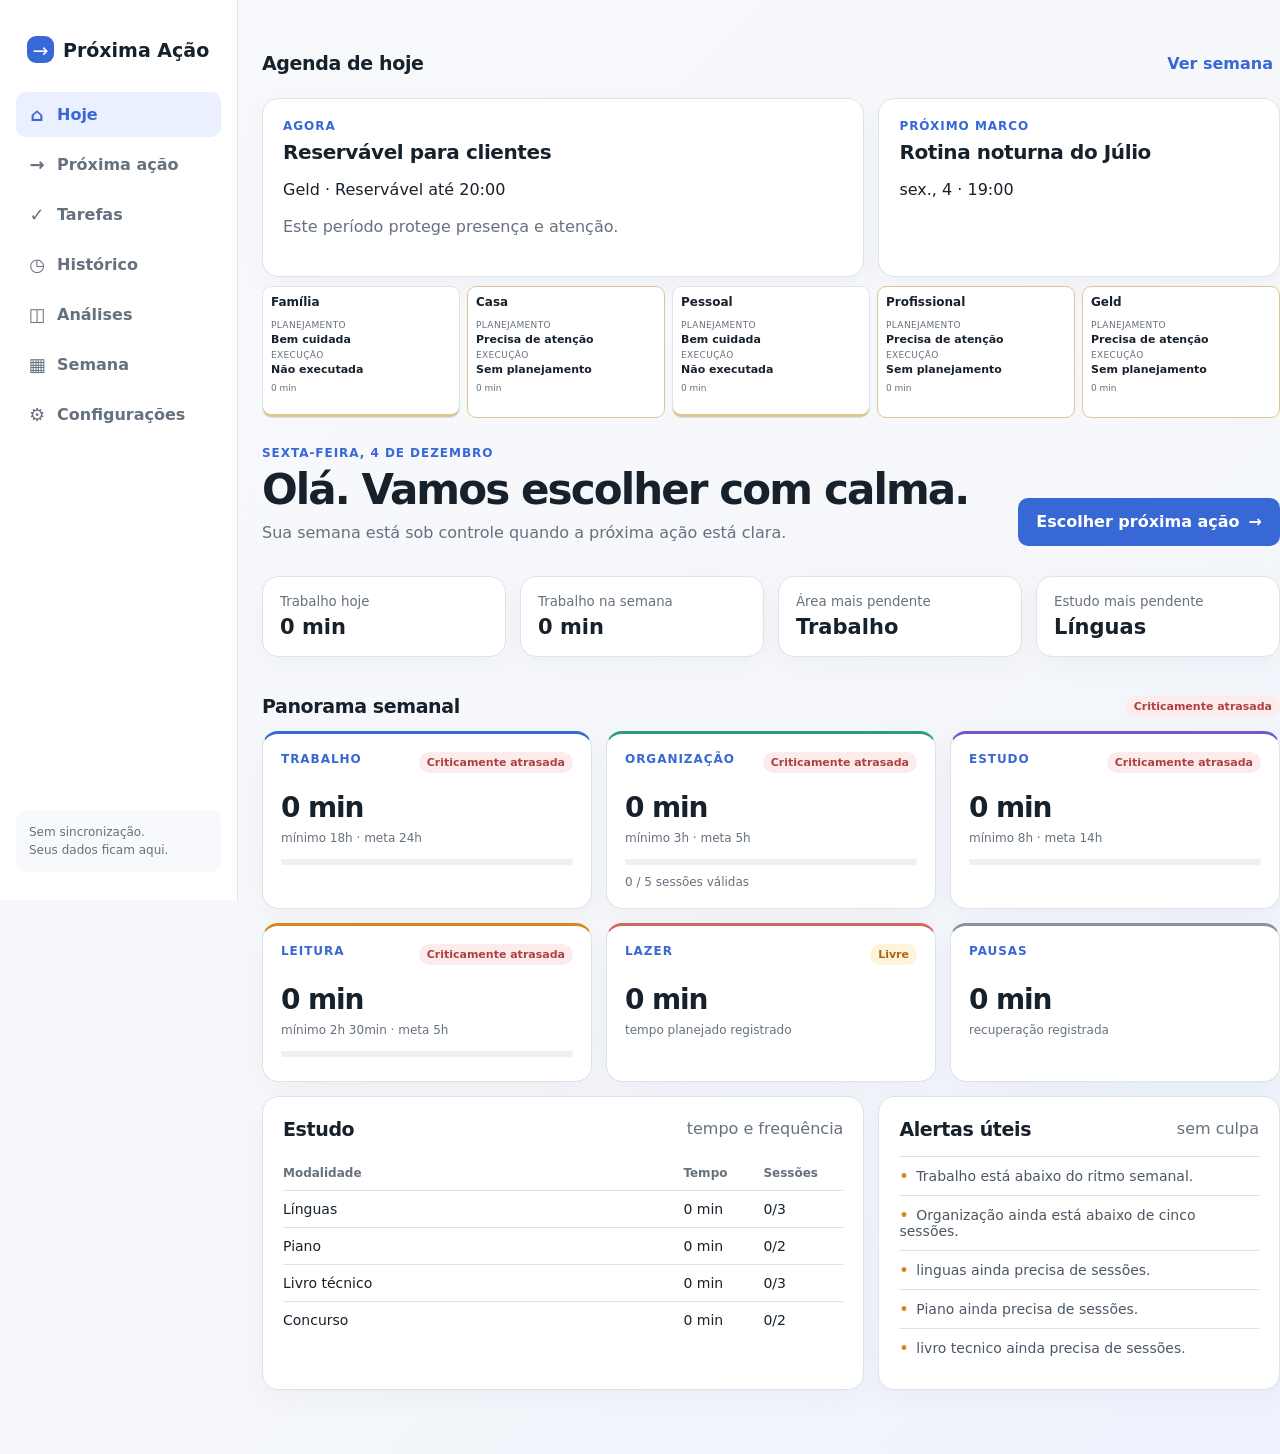
<file: index.html>
<!doctype html>
<html lang="pt-BR">
  <head>
    <meta charset="utf-8">
    <meta name="viewport" content="width=device-width, initial-scale=1">
    <meta name="theme-color" content="#3867d6">
    <meta name="description" content="Um organizador semanal para decidir a próxima ação com clareza.">
    <title>Próxima Ação</title>
    <link rel="icon" href="assets/favicon.svg" type="image/svg+xml">
    <link rel="stylesheet" href="css/styles.css">
    <link rel="stylesheet" href="css/overrides.css?v=2">
    <link rel="stylesheet" href="css/analytics.css?v=1">
    <link rel="stylesheet" href="css/agenda.css?v=6">
    <link rel="stylesheet" href="css/agenda-spacing.css?v=2">
    <link rel="stylesheet" href="css/recommendation-filters.css?v=1">
    <link rel="stylesheet" href="css/settings-management.css?v=1">
  </head>
  <body>
    <div id="app"></div>
    <div id="toast-region" class="toast-region" aria-live="polite"></div>
    <!-- Scripts clássicos: funcionam também quando este arquivo é aberto diretamente (file://). -->
    <script charset="utf-8" src="classic/constants.js?v=9"></script>
    <script charset="utf-8" src="classic/models.js?v=9"></script>
    <script charset="utf-8" src="classic/agenda.js?v=13"></script>
    <script charset="utf-8" src="classic/storage.js?v=9"></script>
    <script charset="utf-8" src="classic/analytics.js?v=9"></script>
    <script charset="utf-8" src="classic/seed-data.js?v=8"></script>
    <script charset="utf-8" src="classic/recommendation-engine.js?v=8"></script>
    <script charset="utf-8" src="classic/timer.js?v=8"></script>
    <script charset="utf-8" src="classic/ui.js?v=13"></script>
    <script charset="utf-8" src="classic/app.js?v=24"></script>
  </body>
</html>
</file>
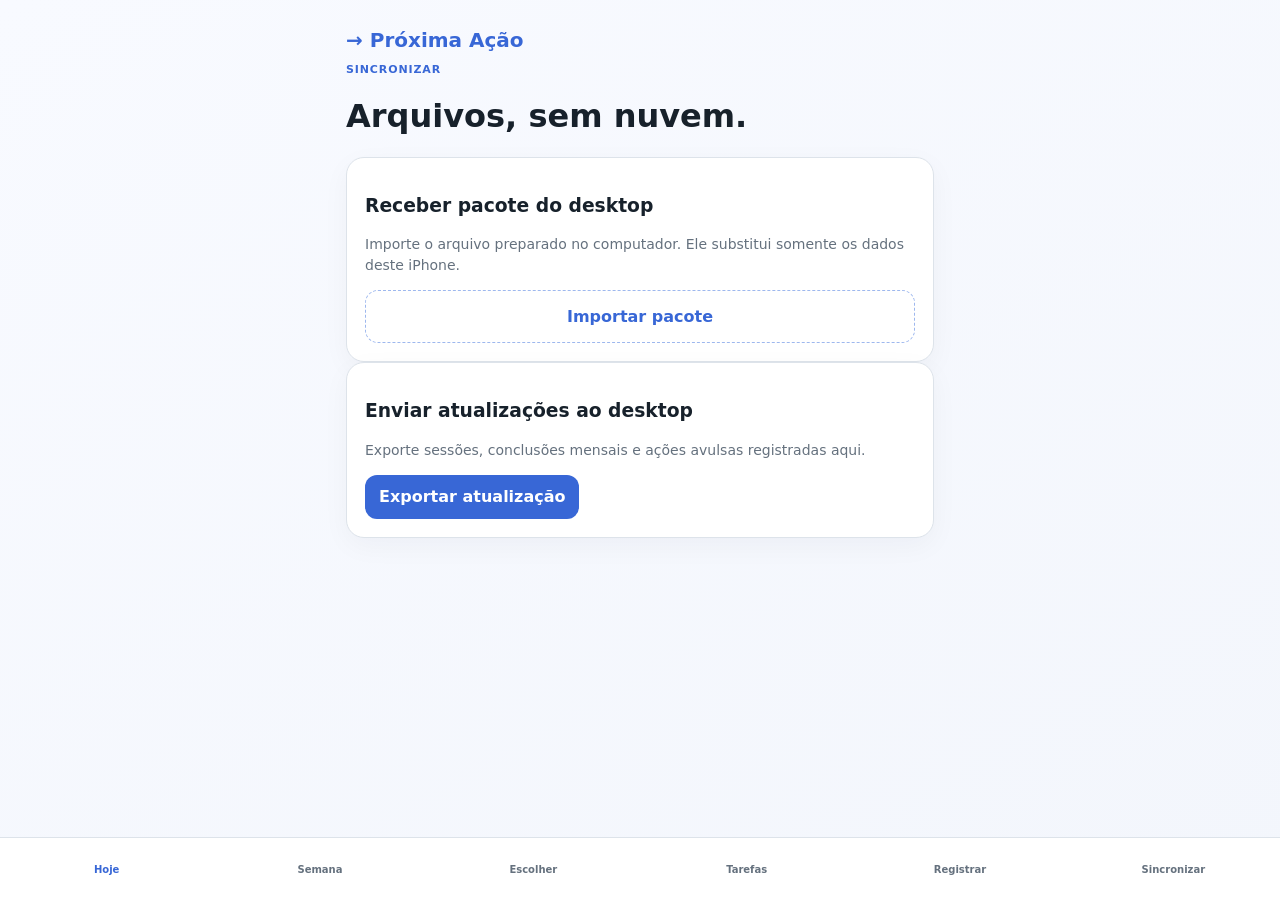
<file: mobile/index.html>
﻿<!doctype html>
<html lang="pt-BR"><head><meta charset="utf-8"><meta name="viewport" content="width=device-width,initial-scale=1,viewport-fit=cover"><meta name="theme-color" content="#3867d6"><link rel="manifest" href="manifest.webmanifest"><link rel="stylesheet" href="mobile.css"><link rel="stylesheet" href="agenda-mobile.css?v=1"><link rel="stylesheet" href="overrides.css?v=2"><title>Próxima Ação</title></head>
<body><main id="app"></main><div id="toast" aria-live="polite"></div><script src="../classic/constants.js?v=9"></script><script src="../classic/models.js?v=9"></script><script src="agenda-runtime.js?v=1"></script><script src="../classic/analytics.js?v=9"></script><script src="../classic/recommendation-engine.js?v=8"></script><script src="mobile.js?v=8"></script></body></html>
</file>
<file: css/styles.css>
:root{--bg:#f5f7fa;--surface:#fff;--muted:#eef2f6;--text:#17212b;--secondary:#65717e;--border:#dde3ea;--primary:#3867d6;--primary-hover:#2f59ba;--success:#2f9e78;--warning:#d48a16;--danger:#d65353;--purple:#7559c7;font-family:Inter,system-ui,-apple-system,BlinkMacSystemFont,"Segoe UI",sans-serif;color:var(--text);background:var(--bg)}*{box-sizing:border-box}body{margin:0;min-width:320px;background:linear-gradient(135deg,#f7f9fc 0%,#f5f7fa 58%,#edf2fd 100%);min-height:100vh}button,input,select,textarea{font:inherit}button{cursor:pointer;border:0}button:focus-visible,a:focus-visible,input:focus-visible,select:focus-visible,textarea:focus-visible{outline:3px solid #90aef1;outline-offset:2px}a{color:var(--primary);text-decoration:none}.app-shell{min-height:100vh;display:flex}.sidebar{width:238px;padding:28px 16px;border-right:1px solid var(--border);background:#fff;position:fixed;inset:0 auto 0 0;display:flex;flex-direction:column;z-index:2}.brand{font-size:19px;color:var(--text);display:flex;align-items:center;gap:9px;padding:8px 11px 29px;cursor:pointer}.brand span{display:grid;place-items:center;width:27px;height:27px;border-radius:9px;background:var(--primary);color:#fff}.sidebar nav{display:grid;gap:5px}.nav-item{color:var(--secondary);background:transparent;border-radius:10px;padding:12px;min-height:44px;display:flex;align-items:center;gap:11px;text-align:left;font-weight:650}.nav-item span{font-size:18px;width:18px;text-align:center}.nav-item:hover,.nav-item.active{background:#eaf0ff;color:var(--primary)}.side-note{margin-top:auto;padding:13px;font-size:12px;line-height:1.5;color:var(--secondary);background:#f7f9fc;border-radius:12px}.main-content{width:min(1180px,calc(100% - 48px));margin:0 auto;padding:42px 0 64px;margin-left:calc(238px + max(24px,(100vw - 238px - 1180px)/2))}.page-head{display:flex;align-items:end;justify-content:space-between;gap:28px;margin-bottom:30px}.page-head.compact{align-items:start}.eyebrow{margin:0 0 7px;color:var(--primary);font-size:12px;font-weight:800;letter-spacing:.08em;text-transform:uppercase}.page-head h1,.focus h1{margin:0;font-size:clamp(28px,4vw,42px);line-height:1.08;letter-spacing:-.045em}.subtle{color:var(--secondary);line-height:1.55}.page-head .subtle{margin:9px 0 0}.primary,.secondary,.danger-button,.text-button,.file-label{min-height:42px;border-radius:10px;padding:10px 15px;font-weight:700;display:inline-flex;align-items:center;justify-content:center;gap:9px}.primary{background:var(--primary);color:#fff}.primary:hover{background:var(--primary-hover)}.primary.large{min-height:48px;padding:12px 18px}.secondary{background:#fff;color:var(--text);border:1px solid var(--border)}.secondary:hover{background:var(--muted)}.danger-button{background:#fdecec;color:#a93636}.text-button{background:transparent;color:var(--primary);padding:7px}.danger-text{color:#b23d3d}.highlights{display:grid;grid-template-columns:repeat(4,1fr);gap:14px;margin-bottom:38px}.highlights>div,.panel,.area-card,.recommend-card,.empty-state,.recommend-form,.split-note{background:var(--surface);border:1px solid var(--border);border-radius:16px;box-shadow:0 8px 30px rgba(23,33,43,.035)}.highlights>div{padding:17px}.highlights small{color:var(--secondary);display:block}.highlights strong{font-size:21px;margin-top:6px;display:block}.section-title{display:flex;justify-content:space-between;align-items:center;gap:15px;margin:0 0 14px}.section-title h2,.panel h2{font-size:19px;margin:0;letter-spacing:-.02em}.area-grid{display:grid;grid-template-columns:repeat(3,1fr);gap:14px}.area-card{padding:18px;min-height:156px;border-top:3px solid var(--border)}.area-card.blue{border-top-color:#3867d6}.area-card.green{border-top-color:#2f9e78}.area-card.purple{border-top-color:#7559c7}.area-card.amber{border-top-color:#d48a16}.area-card.coral{border-top-color:#ce6b5c}.area-card.gray{border-top-color:#8793a1}.card-top{display:flex;justify-content:space-between;align-items:center;gap:8px}.area-card strong{display:block;font-size:28px;letter-spacing:-.04em;margin:18px 0 3px}.area-card small{color:var(--secondary);font-size:12px}.badge{display:inline-flex;padding:4px 8px;border-radius:999px;font-size:11px;font-weight:750;white-space:nowrap;background:#eef2f6;color:#53606d}.badge.success{background:#e7f7f1;color:#21795d}.badge.warning{background:#fff4db;color:#a9680a}.badge.danger{background:#fdecec;color:#ae4040}.progress{height:6px;background:#edf1f5;border-radius:99px;margin:13px 0 6px;overflow:hidden}.progress i{height:100%;display:block;background:var(--primary);border-radius:inherit}.dashboard-lower{display:grid;grid-template-columns:1.2fr .8fr;gap:14px;margin-top:14px}.panel{padding:20px}.study-table>div{display:grid;grid-template-columns:1fr 80px 80px;padding:10px 0;border-top:1px solid var(--border);font-size:14px}.study-table .table-head{border:0;color:var(--secondary);font-size:12px;font-weight:700}.alerts{margin:2px 0;padding:0;list-style:none}.alerts li{border-top:1px solid var(--border);padding:11px 0;color:#4a5765;font-size:14px}.alerts li:before{content:"•";color:var(--warning);font-weight:900;margin-right:8px}.recommend-form{max-width:720px;padding:27px;display:grid;gap:28px}.recommend-form fieldset{border:0;padding:0;margin:0}.recommend-form legend{font-weight:750;margin-bottom:11px;font-size:16px}.choices,.chips{display:flex;gap:9px;flex-wrap:wrap}.choice,.chip{border:1px solid var(--border);background:#fff;min-height:42px;border-radius:10px;padding:9px 14px;color:#52606e}.choice.selected,.chip.selected{color:var(--primary);border-color:#aabfeb;background:#eaf0ff;font-weight:750}.chip{border-radius:999px;font-size:13px;min-height:36px}.recommend-result{max-width:780px}.recommend-card{padding:27px}.recommend-card h2{font-size:28px;line-height:1.17;letter-spacing:-.04em;margin:15px 0 8px}.recommend-card.alternative h2{font-size:19px}.area-dot{font-size:12px;font-weight:800}.area-dot.blue{color:#3867d6}.area-dot.green{color:#2f9e78}.area-dot.purple{color:#7559c7}.area-dot.amber{color:#b9760c}.area-dot.coral{color:#b75345}.meta{color:var(--secondary);font-size:14px;margin:0}.reason-list{padding:0;margin:20px 0 12px;list-style:none;display:grid;gap:9px}.reason-list li{font-size:14px;color:#465464}.reason-list li:before{content:"✓";color:var(--success);font-weight:900;margin-right:9px}.initial-action{font-size:14px;background:#f7f9fc;margin:16px 0 0;padding:12px;border-radius:10px}.recommend-actions{display:flex;flex-wrap:wrap;gap:9px;margin:15px 0}details{background:#fff;border:1px solid var(--border);border-radius:12px;padding:12px 15px;color:var(--secondary);font-size:13px}summary{cursor:pointer;font-weight:700;color:#4b5864}.alternatives{margin-top:18px}.alternatives h3{font-size:15px}.alternatives>div{display:flex;justify-content:space-between;gap:12px;padding:10px 0;border-bottom:1px solid var(--border);font-size:14px}.split-note{padding:11px 14px;margin-bottom:10px;color:#52606e;font-size:13px}.split-cards{display:grid;grid-template-columns:1fr 1fr;gap:12px}.filters{display:flex;gap:10px;margin-bottom:14px}.filters input,.filters select,.settings-grid input,.form-grid input,.form-grid select,.form-grid textarea{border:1px solid var(--border);border-radius:10px;padding:10px;background:#fff;color:var(--text)}.filters input{flex:1}.task-list,.history-list{display:grid;gap:9px}.task-row,.history-row{background:#fff;border:1px solid var(--border);border-radius:13px;padding:16px;display:grid;grid-template-columns:1fr auto auto;align-items:center;gap:17px}.task-row h3,.history-row strong{margin:0;font-size:15px}.task-row p,.history-row p{margin:5px 0 0;color:var(--secondary);font-size:13px}.row-badges{display:flex;gap:5px;flex-wrap:wrap;justify-content:end}.row-actions{display:flex;gap:8px;align-items:center;font-size:13px}.empty-state{padding:45px 25px;text-align:center}.empty-state h2{margin:0;font-size:21px}.empty-state p{color:var(--secondary)}.history-row>div:last-of-type{display:flex;gap:8px;align-items:center}.history-row small{color:var(--secondary)}.settings-grid{display:grid;grid-template-columns:1.1fr .9fr;gap:14px}.settings-grid .panel:last-child{grid-column:1/-1}.settings-grid label{display:grid;gap:6px;font-size:13px;color:#52606e;margin:10px 0}.settings-grid button,.settings-grid .file-label{margin-top:10px;margin-right:7px}.file-label{background:#fff;border:1px solid var(--border);color:var(--text);cursor:pointer}.focus{max-width:620px;margin:9vh auto;text-align:center}.focus h1{margin:12px 0}.timer{font-variant-numeric:tabular-nums;font-size:clamp(64px,15vw,112px);letter-spacing:-.07em;font-weight:800;margin:34px 0;color:var(--primary)}.focus-actions{display:grid;gap:10px;margin:24px auto;max-width:340px}.link-button{margin-top:8px}.modal-backdrop{position:fixed;z-index:10;inset:0;background:rgba(23,33,43,.42);display:grid;place-items:center;padding:18px}.modal{width:min(720px,100%);max-height:92vh;overflow:auto;background:#fff;padding:22px;border-radius:18px;box-shadow:0 25px 80px rgba(0,0,0,.23)}.modal-head,.modal-actions{display:flex;justify-content:space-between;align-items:center;gap:15px}.modal h2{margin:0}.form-grid{display:grid;grid-template-columns:1fr 1fr;gap:13px;margin:20px 0}.form-grid label{display:grid;gap:6px;font-size:13px;color:#52606e}.form-grid .wide,.context-field{grid-column:1/-1}.context-field{border:1px solid var(--border);border-radius:10px;padding:10px;display:flex;gap:9px;flex-wrap:wrap}.context-field legend{font-size:13px;color:#52606e}.check{display:flex!important;align-items:center;gap:6px;font-size:13px!important}.check input{width:auto}.form-error{color:#b23d3d;margin:0;font-size:13px}.toast-region{position:fixed;right:16px;bottom:16px;z-index:20;display:grid;gap:8px}.toast{background:#17212b;color:#fff;border-radius:10px;padding:12px 15px;box-shadow:0 12px 28px rgba(0,0,0,.2);font-size:14px}.mobile-nav{display:none}@media(max-width:860px){.sidebar{display:none}.main-content{width:min(100% - 28px,720px);margin:0 auto;padding:25px 0 86px}.mobile-nav{position:fixed;display:grid;grid-template-columns:repeat(5,1fr);bottom:0;left:0;right:0;background:#fff;border-top:1px solid var(--border);z-index:5;padding:4px}.mobile-nav .nav-item{padding:7px 3px;min-height:53px;font-size:10px;display:grid;justify-items:center;gap:1px;text-align:center}.mobile-nav .nav-item span{font-size:17px}.highlights{grid-template-columns:1fr 1fr}.area-grid{grid-template-columns:1fr 1fr}.dashboard-lower,.settings-grid{grid-template-columns:1fr}.settings-grid .panel:last-child{grid-column:auto}.page-head{align-items:start;flex-direction:column}.task-row{grid-template-columns:1fr;gap:10px}.row-badges{justify-content:start}.row-actions{flex-wrap:wrap}.split-cards{grid-template-columns:1fr}}@media(max-width:500px){.highlights{gap:9px}.highlights>div{padding:13px}.highlights strong{font-size:18px}.area-grid{grid-template-columns:1fr}.area-card{min-height:135px}.filters{flex-direction:column}.recommend-form{padding:19px}.recommend-card{padding:20px}.form-grid{grid-template-columns:1fr}.form-grid .wide,.context-field{grid-column:auto}.modal{padding:17px}.history-row{grid-template-columns:1fr;gap:8px}}
</file>
<file: css/overrides.css>
.form-grid [hidden] { display: none !important; }
.timer-overtime { color: #d65353 !important; }
.taxonomy-panel { grid-column: 1 / -1; }
.taxonomy-list { display: grid; gap: 12px; margin-top: 16px; }
.taxonomy-list article { border: 1px solid var(--border); border-radius: 10px; padding: 12px; }
.taxonomy-row, .taxonomy-add { display: flex; gap: 8px; align-items: center; flex-wrap: wrap; }
.taxonomy-row input, .taxonomy-add input { flex: 1; min-width: 180px; border: 1px solid var(--border); border-radius: 8px; padding: 8px; }
.taxonomy-subareas { display: grid; gap: 7px; margin: 10px 0 0 18px; }
</file>
<file: css/analytics.css>
.desktop-only-nav{}
.analysis-filters{display:flex;align-items:end;gap:12px;flex-wrap:wrap;margin-bottom:14px}.analysis-filters label{display:grid;gap:6px;font-size:13px;color:var(--secondary)}.analysis-filters input,.analysis-filters select{border:1px solid var(--border);border-radius:10px;padding:9px;background:#fff}.analysis-filters .subtle{margin:0 0 3px}.analysis-highlights{display:grid;grid-template-columns:repeat(4,1fr);gap:14px;margin-bottom:14px}.analysis-highlights article{background:#fff;border:1px solid var(--border);border-radius:15px;padding:17px}.analysis-highlights small,.analysis-highlights span{display:block;color:var(--secondary);font-size:12px}.analysis-highlights strong{display:block;font-size:26px;letter-spacing:-.04em;margin:8px 0}.analysis-highlights .positive{color:var(--success)}.analysis-highlights .negative{color:var(--danger)}.analysis-layout{display:grid;grid-template-columns:1.35fr .65fr;gap:14px;margin-bottom:14px}.analysis-chart{height:240px;display:flex;align-items:end;gap:8px;border-bottom:1px solid var(--border);padding:28px 3px 0}.chart-column{height:100%;flex:1;min-width:0;display:flex;flex-direction:column;justify-content:end;align-items:center;gap:6px}.chart-column i{display:block;width:min(36px,100%);background:linear-gradient(180deg,#6288e5,#3867d6);border-radius:7px 7px 2px 2px}.chart-column strong{font-size:10px;white-space:nowrap;color:#52606e;min-height:12px}.chart-column span{font-size:10px;color:var(--secondary);white-space:nowrap}.distribution-list,.daily-summary,.recurrence-list{display:grid;gap:12px}.distribution-row{display:grid;grid-template-columns:105px 1fr 62px;align-items:center;gap:10px;font-size:13px}.distribution-row strong{text-align:right;font-size:12px}.analysis-bar{height:8px;border-radius:99px;background:var(--muted);overflow:hidden}.analysis-bar i{display:block;height:100%;border-radius:inherit}.daily-summary>div,.recurrence-list>div{display:flex;justify-content:space-between;gap:12px;padding-bottom:10px;border-bottom:1px solid var(--border);font-size:13px}.analysis-areas details{margin-top:9px}.analysis-areas summary{display:grid;grid-template-columns:1fr auto auto;gap:14px;align-items:center}.analysis-areas summary em{font-style:normal;font-size:12px;color:var(--secondary)}.subarea-analysis{display:grid;gap:10px;margin-top:15px}.subarea-analysis>div{display:grid;grid-template-columns:120px 1fr 60px;gap:10px;align-items:center;font-size:13px}.subarea-analysis strong{text-align:right;font-size:12px}.empty-copy{color:var(--secondary);font-size:13px;margin:14px 0 0}@media(max-width:860px){.mobile-nav .desktop-only-nav{display:none}.analysis-highlights{grid-template-columns:1fr 1fr}.analysis-layout{grid-template-columns:1fr}.analysis-filters{align-items:stretch}.analysis-filters label{flex:1;min-width:140px}}@media(max-width:500px){.analysis-highlights{grid-template-columns:1fr}.analysis-chart{gap:3px;height:210px}.chart-column span{font-size:8px}.analysis-areas summary{grid-template-columns:1fr auto}.analysis-areas summary em{grid-column:1/-1}.subarea-analysis>div{grid-template-columns:90px 1fr 52px}}
</file>
<file: css/agenda.css>
.agenda-head{align-items:center}.agenda-balance{margin-bottom:14px}.agenda-balance-grid{display:grid;grid-template-columns:repeat(5,1fr);gap:9px}.balance-card{background:#fff;border:1px solid var(--border);border-radius:14px;padding:13px;display:flex;gap:9px;min-height:105px}.balance-card p{font-size:13px;margin:5px 0;color:var(--secondary)}.balance-card small{font-size:11px;color:var(--secondary);line-height:1.35}.balance-card.attention{border-color:#dec694}.balance-card.good{border-color:#afd2c3}.responsibility-dot{width:9px;height:9px;border-radius:50%;margin-top:5px;flex:none}.area-familia .responsibility-dot,.responsibility-dot.area-familia{background:#c9826f}.area-casa .responsibility-dot,.responsibility-dot.area-casa{background:#6d9c78}.area-pessoal .responsibility-dot,.responsibility-dot.area-pessoal{background:#5f8fbd}.area-profissional .responsibility-dot,.responsibility-dot.area-profissional{background:#806bb3}.area-geld .responsibility-dot,.responsibility-dot.area-geld{background:#365f9d}.agenda-calendar{padding:14px;overflow:auto}.agenda-legend{display:flex;gap:8px;flex-wrap:wrap;margin-bottom:12px}.agenda-legend span{font-size:11px;padding:4px 8px;border:1px solid var(--border);border-radius:999px;background:#fff}.agenda-legend .type-reservable{border-style:dashed}.agenda-week-grid{min-width:980px;display:grid;grid-template-columns:58px repeat(7,minmax(120px,1fr));grid-template-rows:42px repeat(var(--agenda-slots),24px);position:relative;background:repeating-linear-gradient(to bottom,transparent 0,transparent 23px,#edf1f5 24px)}.agenda-corner{grid-column:1;grid-row:1;background:#fff;z-index:2}.agenda-day-head{grid-row:1;text-align:center;background:#fff;border-left:1px solid var(--border);padding:4px;z-index:2;position:sticky;top:0}.agenda-day-head b,.agenda-day-head span{display:block}.agenda-day-head span{font-size:11px;color:var(--secondary)}.agenda-time{grid-column:1;color:var(--secondary);font-size:10px;padding:3px 5px;background:#fff;border-top:1px solid var(--border);z-index:1}.agenda-position{padding:2px;z-index:1;min-height:0}.agenda-block{height:100%;min-height:38px;border:1px solid #cfd8e3;border-left:4px solid #6684a8;border-radius:9px;padding:7px;background:#f7f9fc;overflow:auto;box-shadow:0 2px 8px rgba(23,33,43,.05)}.agenda-block.area-familia{border-left-color:#c9826f}.agenda-block.area-casa{border-left-color:#6d9c78}.agenda-block.area-pessoal{border-left-color:#5f8fbd}.agenda-block.area-profissional{border-left-color:#806bb3}.agenda-block.area-geld{border-left-color:#365f9d}.agenda-block.type-fixed{border-style:solid;background:#fff}.agenda-block.type-protected{background:#f1f6fb}.agenda-block.type-presence{background:#fff8f4}.agenda-block.type-focus{background:#eef3ff;border-width:1px 1px 1px 4px}.agenda-block.type-maintenance{background:repeating-linear-gradient(135deg,#f3f8f3,#f3f8f3 7px,#edf5ee 7px,#edf5ee 14px)}.agenda-block.type-margin{background:#fafbfc;border-color:#e7ebef;color:#71808e}.agenda-block.type-reservable{background:#fff;border-style:dashed}.agenda-block-head{display:flex;justify-content:space-between;gap:6px;font-size:11px}.agenda-block-head b{font-size:12px}.agenda-block p{font-size:10px;margin:4px 0;color:#53606d}.agenda-block small{font-size:9px;color:#53606d}.agenda-block-actions{display:flex;flex-wrap:wrap;gap:3px;margin-top:5px;opacity:0;transition:opacity .15s}.agenda-block:hover .agenda-block-actions,.agenda-block:focus-within .agenda-block-actions{opacity:1}.agenda-block-actions button{font-size:9px;min-height:25px;padding:3px 5px;border-radius:5px;background:#fff;border:1px solid var(--border);color:#365f9d}.agenda-maintenance{margin-top:14px}.maintenance-list{display:grid;grid-template-columns:repeat(2,1fr);gap:8px}.maintenance-list label{display:grid;grid-template-columns:auto 1fr;gap:3px 9px;border:1px solid var(--border);border-radius:10px;padding:10px}.maintenance-list input{grid-row:1/3}.maintenance-list small{grid-column:2;color:var(--secondary)}.agenda-today-bridge{margin-bottom:28px}.agenda-now-grid{display:grid;grid-template-columns:1.2fr .8fr;gap:14px}.agenda-now-grid h2{margin:4px 0;font-size:20px}.today-responsibilities{display:grid;grid-template-columns:repeat(5,1fr);gap:7px;margin-top:9px}.today-responsibilities span{font-size:11px;background:#fff;border:1px solid var(--border);padding:8px;border-radius:9px}.today-responsibilities b{display:block;margin-top:3px}.today-responsibilities .attention{border-color:#dec694}.proposal-list{display:grid;gap:8px;margin:18px 0}.proposal-list label{display:flex;align-items:center;gap:10px;border:1px solid var(--border);padding:11px;border-radius:10px}.proposal-list span,.proposal-list small{display:block}.proposal-list small{color:var(--secondary);margin-top:3px}.responsibility-settings{display:flex;gap:10px;flex-wrap:wrap;margin-top:12px}.context-field label input[type=date]{width:145px}.agenda-block.status-completed{opacity:.7}
.agenda-block.source-unplanned-execution{background:#f5f1ff;border-style:dashed}.agenda-block .unplanned-label{display:block;width:max-content;margin:3px 0;padding:2px 5px;border-radius:999px;background:#e9e0ff;color:#6745a5;font-weight:700}
.balance-card{min-height:152px}.balance-card>div{min-width:0;width:100%}.balance-card p{display:grid;grid-template-columns:1fr;margin:7px 0}.balance-card p span{font-size:10px;text-transform:uppercase;letter-spacing:.04em;color:var(--secondary)}.balance-card p strong{font-size:13px}.balance-card.execution-attention{box-shadow:inset 0 -3px #dec694}.balance-card.execution-good{box-shadow:inset 0 -3px #afd2c3}.today-responsibilities span{display:grid;align-content:start;min-height:132px}.today-responsibilities strong{font-size:12px;margin-bottom:7px}.today-responsibilities small{font-size:9px;text-transform:uppercase;letter-spacing:.04em;color:var(--secondary);margin-top:4px}.today-responsibilities b{font-size:11px}.today-responsibilities em{font-size:9px;font-style:normal;color:var(--secondary);margin-top:7px}.today-responsibilities .execution-attention{box-shadow:inset 0 -3px #dec694}.today-responsibilities .execution-good{box-shadow:inset 0 -3px #afd2c3}
.maintenance-modal{max-width:720px}.maintenance-recommendation-summary{display:flex;justify-content:space-between;gap:12px;margin:18px 0 10px;padding:12px 14px;border-radius:10px;background:#f1f7f2;color:#315b3a}.maintenance-selection-list{display:grid;gap:7px;max-height:420px;overflow:auto}.maintenance-selection-list label{display:grid;grid-template-columns:auto 1fr auto;gap:10px;align-items:center;padding:11px;border:1px solid var(--border);border-radius:10px}.maintenance-selection-list span,.maintenance-selection-list small{display:block}.maintenance-selection-list small{margin-top:3px;color:var(--secondary)}.maintenance-selection-list em{font-style:normal;font-size:12px;color:var(--secondary)}.maintenance-selection-list .maintenance-extra{display:none}.maintenance-focus-panel{width:min(620px,calc(100vw - 32px));margin:18px auto;padding:16px;border:1px solid var(--border);border-radius:14px;background:#fff;text-align:left}.maintenance-focus-panel>div:first-child{display:flex;align-items:center;justify-content:space-between}.maintenance-focus-list{display:grid;grid-template-columns:repeat(2,1fr);gap:7px;margin-top:12px}.maintenance-focus-list label{display:grid;grid-template-columns:auto 1fr;gap:3px 9px;align-items:center;padding:9px;border:1px solid var(--border);border-radius:9px}.maintenance-focus-list input{grid-row:1/3}.maintenance-focus-list small{grid-column:2;color:var(--secondary)}
.day-plan-modal{max-width:850px}.day-plan-summary{display:flex;justify-content:space-between;gap:12px;margin:16px 0;padding:12px 14px;border-radius:10px;background:#f2f5fb}.day-plan-timeline{display:grid;gap:7px;max-height:55vh;overflow:auto;padding-right:3px}.day-plan-row{display:grid;align-items:center;gap:10px;border:1px solid var(--border);border-radius:10px;padding:10px}.day-plan-row.preserved{grid-template-columns:105px 1fr;background:#f6f7f9;color:#65717d}.day-plan-row.proposed{grid-template-columns:auto 150px 1fr;background:#fff}.day-plan-row small{display:block;margin-top:4px;color:var(--secondary)}.day-plan-row select{width:auto;min-height:30px;margin-left:8px;padding:4px 7px;font-size:12px}.day-plan-times{display:flex;gap:5px}.day-plan-times input{min-width:0;padding:6px;font-size:12px}
.maintenance-list>article{display:grid;grid-template-columns:1fr auto;align-items:center;gap:8px;border:1px solid var(--border);border-radius:10px;padding:9px}.maintenance-list>article>label{border:0;padding:0}.maintenance-list>article>div{display:flex;gap:4px}.maintenance-list>article button{padding:5px;font-size:11px}.maintenance-routine-modal{max-width:680px}.maintenance-archived{margin-top:14px;border-top:1px solid var(--border);padding-top:12px}.maintenance-archived summary{cursor:pointer;font-weight:700}.maintenance-archived>div{display:grid;gap:7px;margin-top:10px}.maintenance-archived article{display:flex;align-items:center;justify-content:space-between;border:1px solid var(--border);border-radius:9px;padding:9px}.maintenance-archived span,.maintenance-archived small{display:block}.maintenance-archived small{margin-top:3px;color:var(--secondary)}
@media(max-width:1100px){.agenda-balance-grid{grid-template-columns:repeat(3,1fr)}.today-responsibilities{grid-template-columns:repeat(3,1fr)}}
@media(max-width:860px){.agenda-balance-grid{display:flex;overflow:auto;padding-bottom:4px}.balance-card{min-width:210px}.agenda-calendar{padding:10px;margin-left:-2px;margin-right:-2px}.agenda-week-grid{min-width:0;display:block;background:none}.agenda-corner,.agenda-time{display:none}.agenda-day-head{position:static;text-align:left;border:0;border-bottom:1px solid var(--border);margin:16px 0 7px;padding:8px 2px}.agenda-day-head b,.agenda-day-head span{display:inline;margin-right:6px}.agenda-position{display:block;padding:3px 0}.agenda-block{min-height:74px;overflow:visible}.agenda-block-actions{opacity:1}.agenda-now-grid{grid-template-columns:1fr}.maintenance-list{grid-template-columns:1fr}.today-responsibilities{display:flex;overflow:auto}.today-responsibilities span{min-width:145px}.agenda-head .header-actions{display:grid;grid-template-columns:repeat(3,auto);width:100%}.agenda-head .header-actions .primary{grid-column:1/-1}.mobile-nav{grid-template-columns:repeat(6,1fr)}}
@media(max-width:500px){.agenda-balance-grid{margin-right:-14px}.agenda-head .header-actions{grid-template-columns:repeat(3,1fr)}.agenda-head .header-actions button{padding:7px;font-size:12px}.agenda-block-actions button{min-height:32px;font-size:10px}.agenda-now-grid .panel{padding:16px}.maintenance-recommendation-summary,.day-plan-summary{display:grid}.maintenance-focus-list{grid-template-columns:1fr}.day-plan-row.proposed{grid-template-columns:auto 1fr}.day-plan-row.proposed>div:last-child{grid-column:2}.day-plan-row.preserved{grid-template-columns:85px 1fr}.day-plan-times{flex-wrap:wrap}.maintenance-list>article{grid-template-columns:1fr}.maintenance-list>article>div{justify-content:flex-end}}
</file>
<file: css/agenda-spacing.css>
.agenda-calendar {
  overflow: visible;
}

.agenda-calendar-scroll {
  max-height: 720px;
  overflow: auto;
  border: 1px solid var(--border);
  border-radius: 12px;
  scrollbar-gutter: stable;
  overscroll-behavior: contain;
}

.agenda-week-grid {
  min-width: 1744px;
  grid-template-columns: 64px repeat(7, 240px);
  grid-template-rows: 46px repeat(var(--agenda-slots), 38px);
  background: repeating-linear-gradient(to bottom, transparent 0, transparent 37px, #edf1f5 38px);
}

.agenda-corner {
  z-index: 4;
  position: sticky;
  top: 0;
  left: 0;
}

.agenda-day-head {
  padding: 6px;
  z-index: 3;
}

.agenda-time {
  padding: 11px 6px 3px;
  z-index: 2;
  position: sticky;
  left: 0;
}

.agenda-position {
  box-sizing: border-box;
  width: var(--agenda-overlap-width, 100%);
  margin-left: var(--agenda-overlap-left, 0%);
  padding: 3px;
  min-width: 0;
}

.agenda-block {
  min-height: 48px;
  padding: 8px;
  cursor: pointer;
}

.agenda-block:focus-visible {
  outline: 3px solid #3867d6;
  outline-offset: 1px;
}

.agenda-block-actions { cursor: default; }

.agenda-block-details { max-width: 760px; }
.agenda-details-grid { display: grid; grid-template-columns: repeat(2, 1fr); gap: 10px; margin: 16px 0; }
.agenda-details-grid > div, .agenda-details-notes { border: 1px solid var(--border); border-radius: 10px; padding: 12px; background: #f8fafc; }
.agenda-details-grid small, .agenda-details-grid span, .agenda-details-notes small { display: block; color: var(--secondary); }
.agenda-details-grid strong { display: block; margin: 4px 0; }
.agenda-details-notes { margin: 12px 0; }
.agenda-details-notes p { margin: 5px 0 0; white-space: pre-wrap; }
.agenda-details-actions { justify-content: flex-end; }
.agenda-details-actions .danger { color: #b32d2e; border-color: #e1aaaa; background: #fff; }

@media (max-width: 860px) {
  .agenda-calendar-scroll {
    max-height: none;
    overflow: visible;
    border: 0;
    border-radius: 0;
  }

  .agenda-details-grid { grid-template-columns: 1fr; }
  .agenda-position { width: auto; margin-left: 0; }
}
</file>
<file: css/recommendation-filters.css>
.recommend-optional-filters {
  border-top: 1px solid var(--border) !important;
  padding-top: 22px !important;
}

.recommend-optional-filters > p {
  margin: 0 0 11px;
  font-size: 13px;
}

.recommend-optional-filters > div {
  display: grid;
  grid-template-columns: 1fr 1fr;
  gap: 10px;
}

.recommend-optional-filters label {
  display: grid;
  gap: 6px;
  color: #52606e;
  font-size: 13px;
}

.recommend-optional-filters select {
  border: 1px solid var(--border);
  border-radius: 10px;
  padding: 10px;
  background: #fff;
  color: var(--text);
}

@media (max-width: 500px) {
  .recommend-optional-filters > div { grid-template-columns: 1fr; }
}
</file>
<file: css/settings-management.css>
.settings-goal-list,
.settings-study-list {
  display: grid;
  gap: 9px;
  margin: 16px 0 10px;
}

.settings-goal-list article,
.settings-study-list article {
  display: grid;
  grid-template-columns: minmax(120px, .7fr) minmax(280px, 1.6fr) auto;
  gap: 12px;
  align-items: end;
  border: 1px solid var(--border);
  border-radius: 11px;
  padding: 11px;
}

.settings-goal-list article > b,
.settings-study-list article > b {
  padding-bottom: 10px;
}

.settings-goal-list article > div,
.settings-study-list article > div {
  display: grid;
  grid-template-columns: 1fr 1fr;
  gap: 8px;
}

.settings-goal-list label,
.settings-study-list label {
  display: grid;
  gap: 5px;
  margin: 0;
  color: #52606e;
  font-size: 12px;
}

.settings-goal-list input,
.settings-study-list input,
.settings-add-row select {
  border: 1px solid var(--border);
  border-radius: 9px;
  padding: 8px;
  background: #fff;
}

.settings-add-row {
  display: flex;
  gap: 8px;
  align-items: center;
  margin: 12px 0 4px;
}

.settings-add-row select { min-width: 180px; }

@media (max-width: 620px) {
  .settings-goal-list article,
  .settings-study-list article { grid-template-columns: 1fr; gap: 8px; }
  .settings-goal-list article > b,
  .settings-study-list article > b { padding-bottom: 0; }
  .settings-add-row { align-items: stretch; flex-direction: column; }
  .settings-add-row select { min-width: 0; }
}
</file>
<file: mobile/mobile.css>
:root{font-family:Inter,system-ui,-apple-system,"Segoe UI",sans-serif;color:#17212b;background:#f5f7fa}*{box-sizing:border-box}body{margin:0;background:linear-gradient(150deg,#f8faff,#f3f6fc);min-height:100vh}button,input,select{font:inherit}button{border:0;border-radius:12px;min-height:44px;padding:10px 14px;font-weight:750;cursor:pointer}.app{max-width:620px;margin:auto;padding:28px 16px 112px}.brand{font-size:20px;font-weight:800;color:#3867d6}.eyebrow{font-size:11px;color:#3867d6;letter-spacing:.08em;font-weight:800;text-transform:uppercase}.card,.panel{background:#fff;border:1px solid #dde3ea;border-radius:18px;padding:18px;box-shadow:0 8px 28px #17212b0a}.primary{background:#3867d6;color:#fff}.secondary{background:#fff;border:1px solid #dde3ea;color:#17212b}.danger{color:#b33939;background:#fdecec}.large{width:100%;min-height:52px;margin-top:14px}.summary{display:grid;grid-template-columns:1fr 1fr;gap:10px;margin:18px 0}.summary div{background:#fff;border:1px solid #dde3ea;border-radius:14px;padding:13px}.summary small{color:#65717e;display:block}.summary strong{font-size:20px;display:block;margin-top:4px}.nav{position:fixed;bottom:0;left:0;right:0;background:#fff;border-top:1px solid #dde3ea;padding:7px env(safe-area-inset-right) calc(7px + env(safe-area-inset-bottom)) env(safe-area-inset-left);display:grid;grid-template-columns:repeat(5,1fr);z-index:4}.nav button{background:transparent;color:#65717e;font-size:10px;min-height:48px;padding:5px 2px}.nav button.active{color:#3867d6}.choices,.chips{display:flex;gap:8px;flex-wrap:wrap;margin:9px 0 19px}.choice{border:1px solid #dde3ea;background:#fff}.choice.selected{background:#eaf0ff;color:#3867d6;border-color:#9eb8ee}.task h1{font-size:25px;line-height:1.15;margin:12px 0}.task p,.task-mobile p{color:#65717e}.reasons{padding:0;list-style:none;color:#465464;font-size:14px}.reasons li{padding:5px 0}.reasons li:before{content:"✓";color:#2f9e78;margin-right:8px}.timer{font-size:76px;font-weight:850;letter-spacing:-.08em;color:#3867d6;text-align:center;margin:28px 0}.stack{display:grid;gap:9px}.sync-note{color:#65717e;font-size:14px;line-height:1.5}.file{display:block;border:1px dashed #9eb8ee;padding:16px;border-radius:13px;color:#3867d6;text-align:center;font-weight:700}.task-list-mobile{display:grid;gap:10px}.task-mobile{display:flex;justify-content:space-between;align-items:center;gap:12px}.task-mobile p{margin:5px 0 0;font-size:13px}.mobile-form{display:grid;gap:13px}.mobile-form label{display:grid;gap:6px;color:#465464;font-size:14px}.mobile-form input,.mobile-form select{width:100%;border:1px solid #cfd8e5;border-radius:10px;padding:11px;background:#fff;color:#17212b}#toast{position:fixed;top:14px;left:50%;transform:translateX(-50%);z-index:8;background:#17212b;color:#fff;padding:10px 13px;border-radius:10px;font-size:14px;display:none}
</file>
<file: mobile/agenda-mobile.css>
.nav{grid-template-columns:repeat(6,1fr)}.mobile-agenda-now{margin:18px 0;border-left:4px solid #365f9d}.mobile-agenda-now small{font-weight:800;color:#3867d6}.mobile-agenda-now h2{margin:7px 0}.mobile-agenda-now p{color:#65717e}.mobile-week-list{display:grid;gap:14px}.mobile-day h3{text-transform:capitalize;margin:20px 2px 7px}.mobile-schedule-block{margin-bottom:7px;border-left:4px solid #7a8aa0;padding:13px}.mobile-schedule-block.type-fixed{border-style:solid}.mobile-schedule-block.type-protected{background:#f1f6fb}.mobile-schedule-block.type-presence{background:#fff8f4}.mobile-schedule-block.type-focus{background:#eef3ff;border-left-color:#365f9d}.mobile-schedule-block.type-maintenance{border-left-color:#6d9c78}.mobile-schedule-block.type-margin{opacity:.7;background:#fafbfc}.mobile-schedule-block.type-reservable{border-style:dashed}.mobile-schedule-block p{font-size:12px;color:#65717e;margin:5px 0}.mobile-schedule-block button{margin-top:5px}.mobile-context{display:flex;justify-content:space-between;align-items:center;gap:8px;margin:12px 0;padding:9px 11px;border-radius:10px;background:#eaf0ff;color:#365f9d;font-size:12px}.mobile-context button{min-height:32px;padding:4px 7px;background:transparent;color:#365f9d}@media(max-width:390px){.nav button{font-size:9px}.app{padding-left:13px;padding-right:13px}}
</file>
<file: mobile/overrides.css>
.timer-overtime { color: #d65353 !important; }
</file>
